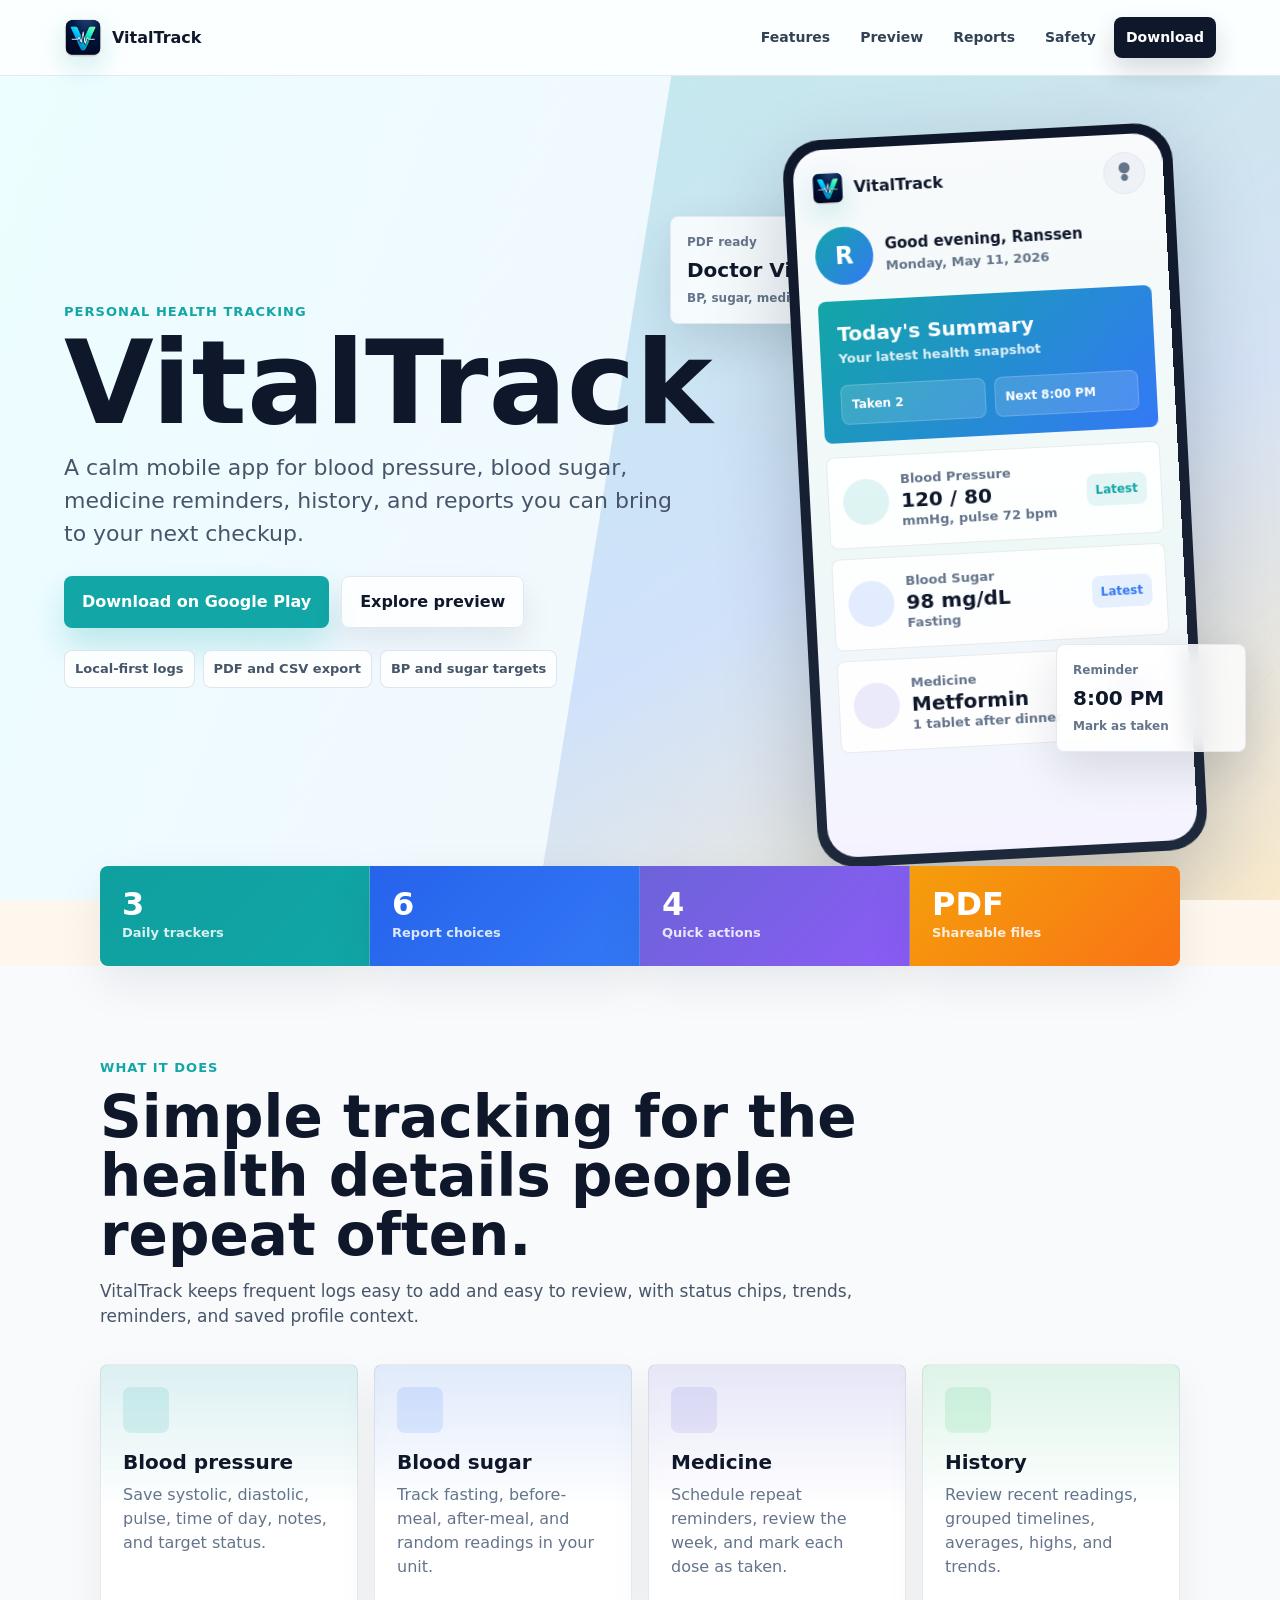
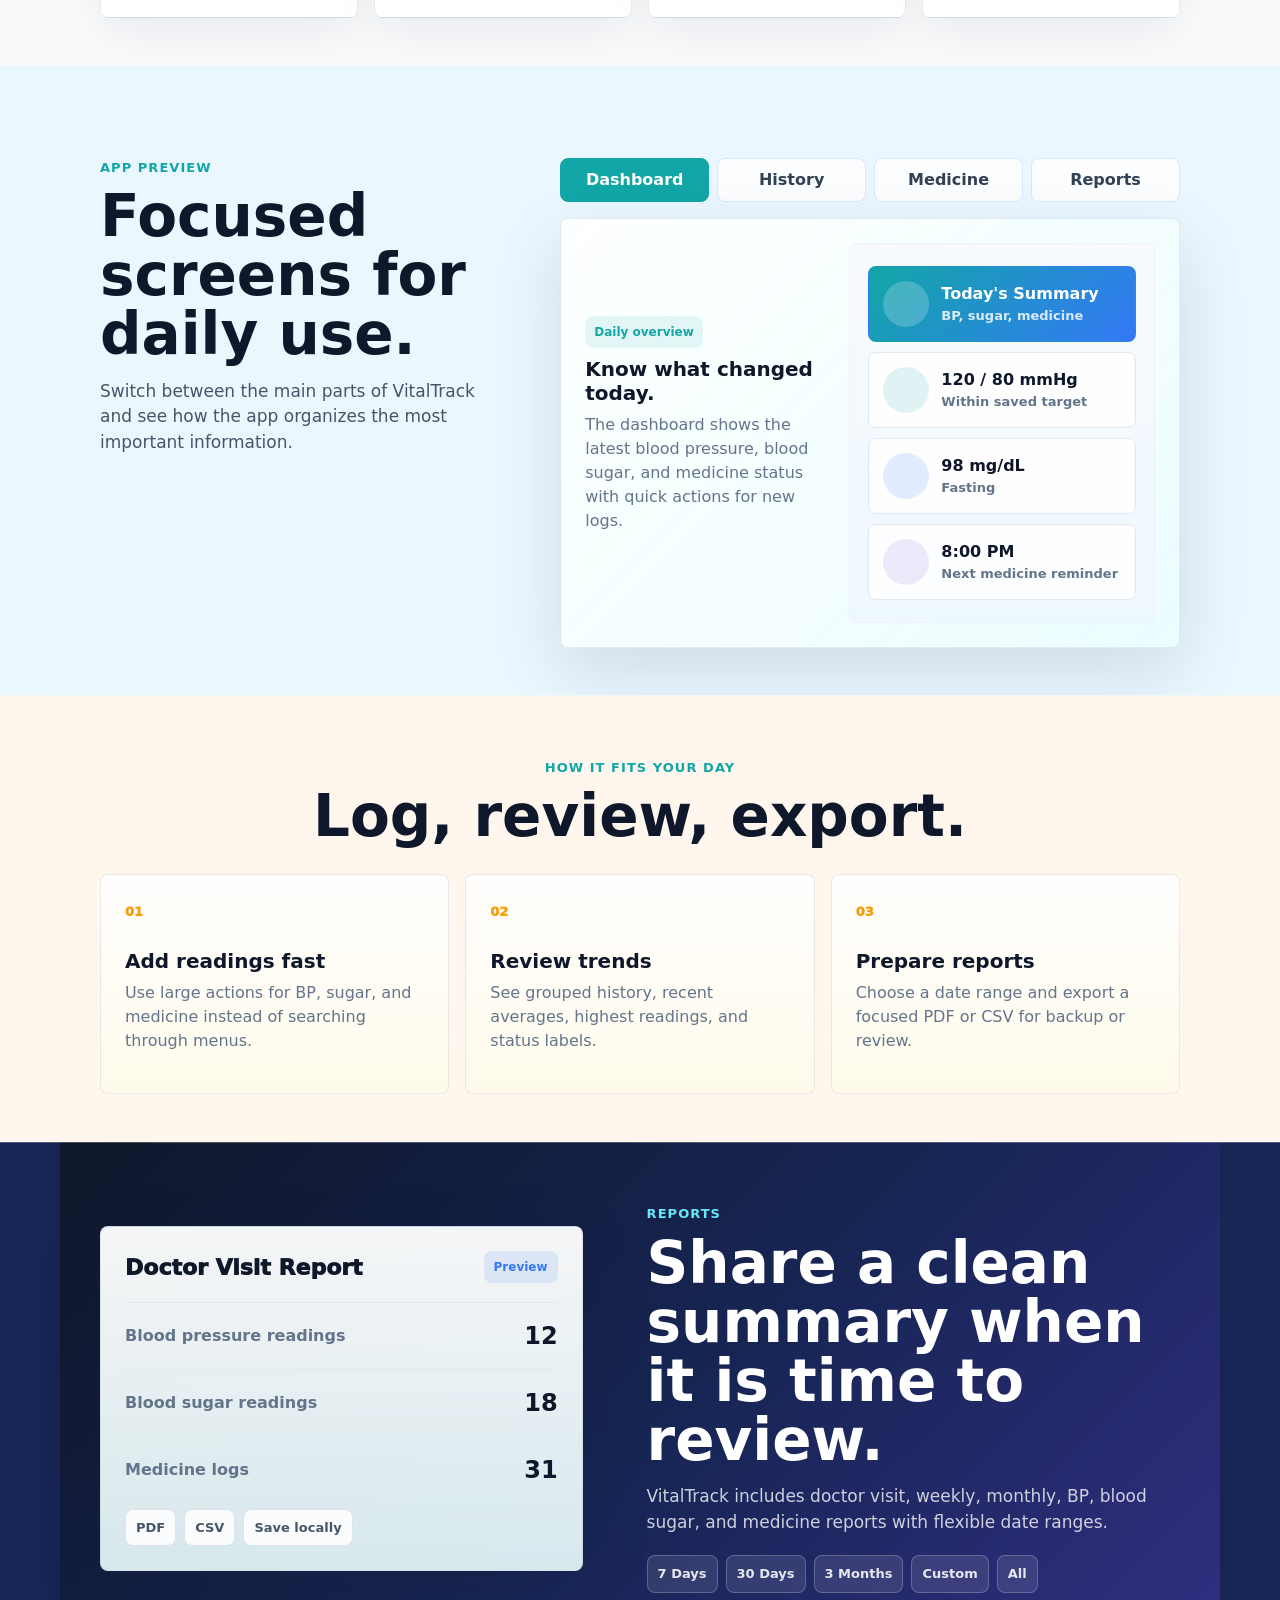
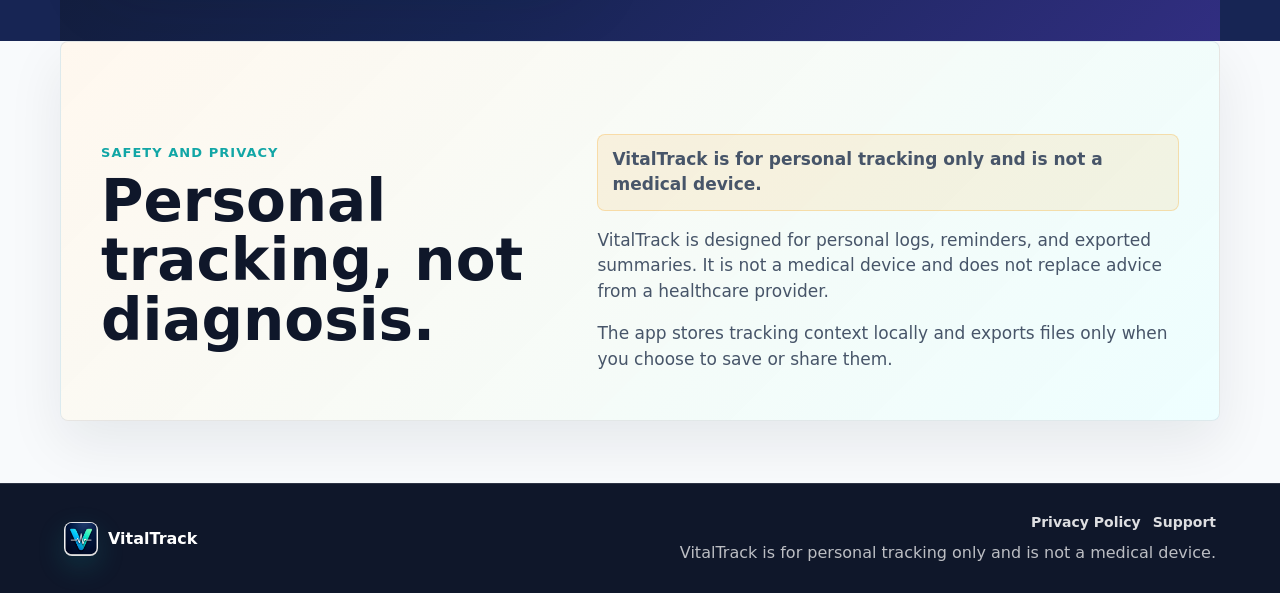
<file: index.html>
<!doctype html>
<html lang="en">
  <head>
    <meta charset="utf-8">
    <meta name="viewport" content="width=device-width, initial-scale=1">
    <meta
      name="description"
      content="VitalTrack helps people log blood pressure, blood sugar, medicine reminders, health history, and exportable reports."
    >
    <title>VitalTrack | Health Logs, Reminders, and Reports</title>
    <link rel="icon" href="assets/vitaltrack_logo.png">
    <link rel="stylesheet" href="styles.css">
  </head>
  <body>
    <header class="site-header">
      <a class="brand" href="#top" aria-label="VitalTrack home">
        <img src="assets/vitaltrack_logo.png" alt="" width="38" height="38">
        <span>VitalTrack</span>
      </a>

      <button class="nav-toggle" type="button" aria-expanded="false" aria-controls="site-nav">
        <span class="sr-only">Open navigation</span>
        <span></span>
        <span></span>
        <span></span>
      </button>

      <nav class="site-nav" id="site-nav" aria-label="Primary navigation">
        <a href="#features">Features</a>
        <a href="#preview">Preview</a>
        <a href="#reports">Reports</a>
        <a href="#safety">Safety</a>
        <a class="nav-cta" href="#download">Download</a>
      </nav>
    </header>

    <main id="top">
      <section class="hero" aria-labelledby="hero-title">
        <div class="hero-scene" aria-hidden="true">
          <div class="floating-panel report-float">
            <span>PDF ready</span>
            <strong>Doctor Visit</strong>
            <small>BP, sugar, medicine</small>
          </div>

          <div class="phone-shell">
            <div class="phone-screen">
              <div class="app-bar">
                <div class="app-brand">
                  <img src="assets/vitaltrack_logo.png" alt="" width="32" height="32">
                  <strong>VitalTrack</strong>
                </div>
                <span class="bell-dot"></span>
              </div>

              <div class="profile-row">
                <span class="avatar">R</span>
                <div>
                  <strong>Good evening, Ranssen</strong>
                  <small>Monday, May 11, 2026</small>
                </div>
              </div>

              <div class="summary-card">
                <div>
                  <span>Today's Summary</span>
                  <strong>Your latest health snapshot</strong>
                </div>
                <div class="summary-pills">
                  <b>Taken 2</b>
                  <b>Next 8:00 PM</b>
                </div>
              </div>

              <div class="reading-list">
                <div class="reading-item teal">
                  <span></span>
                  <div>
                    <small>Blood Pressure</small>
                    <strong>120 / 80</strong>
                    <em>mmHg, pulse 72 bpm</em>
                  </div>
                  <b>Latest</b>
                </div>
                <div class="reading-item blue">
                  <span></span>
                  <div>
                    <small>Blood Sugar</small>
                    <strong>98 mg/dL</strong>
                    <em>Fasting</em>
                  </div>
                  <b>Latest</b>
                </div>
                <div class="reading-item purple">
                  <span></span>
                  <div>
                    <small>Medicine</small>
                    <strong>Metformin</strong>
                    <em>1 tablet after dinner</em>
                  </div>
                  <b>Next</b>
                </div>
              </div>
            </div>
          </div>

          <div class="floating-panel medicine-float">
            <span>Reminder</span>
            <strong>8:00 PM</strong>
            <small>Mark as taken</small>
          </div>
        </div>

        <div class="hero-content">
          <p class="eyebrow">Personal health tracking</p>
          <h1 id="hero-title">VitalTrack</h1>
          <p class="hero-text">
            A calm mobile app for blood pressure, blood sugar, medicine reminders,
            history, and reports you can bring to your next checkup.
          </p>
          <div class="hero-actions" id="download">
            <a class="button primary" href="../build/app/outputs/flutter-apk/app-debug.apk">Download on Google Play</a>
            <a class="button secondary" href="#preview">Explore preview</a>
          </div>
          <div class="trust-row" aria-label="VitalTrack highlights">
            <span>Local-first logs</span>
            <span>PDF and CSV export</span>
            <span>BP and sugar targets</span>
          </div>
        </div>
      </section>

      <section class="stat-strip" aria-label="VitalTrack app highlights">
        <div>
          <strong data-count="3">0</strong>
          <span>Daily trackers</span>
        </div>
        <div>
          <strong data-count="6">0</strong>
          <span>Report choices</span>
        </div>
        <div>
          <strong data-count="4">0</strong>
          <span>Quick actions</span>
        </div>
        <div>
          <strong>PDF</strong>
          <span>Shareable files</span>
        </div>
      </section>

      <section class="section" id="features">
        <div class="section-heading">
          <p class="eyebrow">What it does</p>
          <h2>Simple tracking for the health details people repeat often.</h2>
          <p>
            VitalTrack keeps frequent logs easy to add and easy to review, with
            status chips, trends, reminders, and saved profile context.
          </p>
        </div>

        <div class="feature-grid">
          <article class="feature-card">
            <span class="feature-icon teal"></span>
            <h3>Blood pressure</h3>
            <p>Save systolic, diastolic, pulse, time of day, notes, and target status.</p>
          </article>
          <article class="feature-card">
            <span class="feature-icon blue"></span>
            <h3>Blood sugar</h3>
            <p>Track fasting, before-meal, after-meal, and random readings in your unit.</p>
          </article>
          <article class="feature-card">
            <span class="feature-icon purple"></span>
            <h3>Medicine</h3>
            <p>Schedule repeat reminders, review the week, and mark each dose as taken.</p>
          </article>
          <article class="feature-card">
            <span class="feature-icon green"></span>
            <h3>History</h3>
            <p>Review recent readings, grouped timelines, averages, highs, and trends.</p>
          </article>
        </div>
      </section>

      <section class="preview-section" id="preview">
        <div class="section-heading compact">
          <p class="eyebrow">App preview</p>
          <h2>Focused screens for daily use.</h2>
          <p>
            Switch between the main parts of VitalTrack and see how the app
            organizes the most important information.
          </p>
        </div>

        <div class="preview-grid">
          <div class="preview-tabs" role="tablist" aria-label="Preview screens">
            <button class="tab-button active" type="button" role="tab" aria-selected="true" data-preview="dashboard">
              Dashboard
            </button>
            <button class="tab-button" type="button" role="tab" aria-selected="false" data-preview="history">
              History
            </button>
            <button class="tab-button" type="button" role="tab" aria-selected="false" data-preview="medicine">
              Medicine
            </button>
            <button class="tab-button" type="button" role="tab" aria-selected="false" data-preview="reports">
              Reports
            </button>
          </div>

          <div class="preview-card" aria-live="polite">
            <div class="preview-copy">
              <span id="preview-kicker">Daily overview</span>
              <h3 id="preview-title">Know what changed today.</h3>
              <p id="preview-text">
                The dashboard shows the latest blood pressure, blood sugar, and
                medicine status with quick actions for new logs.
              </p>
            </div>
            <div class="mini-screen" id="preview-screen">
              <div class="mini-row strong">
                <span></span>
                <div>
                  <b>Today's Summary</b>
                  <small>BP, sugar, medicine</small>
                </div>
              </div>
              <div class="mini-row teal">
                <span></span>
                <div>
                  <b>120 / 80 mmHg</b>
                  <small>Within saved target</small>
                </div>
              </div>
              <div class="mini-row blue">
                <span></span>
                <div>
                  <b>98 mg/dL</b>
                  <small>Fasting</small>
                </div>
              </div>
              <div class="mini-row purple">
                <span></span>
                <div>
                  <b>8:00 PM</b>
                  <small>Next medicine reminder</small>
                </div>
              </div>
            </div>
          </div>
        </div>
      </section>

      <section class="workflow-section" aria-labelledby="workflow-title">
        <div class="section-heading centered">
          <p class="eyebrow">How it fits your day</p>
          <h2 id="workflow-title">Log, review, export.</h2>
        </div>

        <div class="workflow-grid">
          <article>
            <span>01</span>
            <h3>Add readings fast</h3>
            <p>Use large actions for BP, sugar, and medicine instead of searching through menus.</p>
          </article>
          <article>
            <span>02</span>
            <h3>Review trends</h3>
            <p>See grouped history, recent averages, highest readings, and status labels.</p>
          </article>
          <article>
            <span>03</span>
            <h3>Prepare reports</h3>
            <p>Choose a date range and export a focused PDF or CSV for backup or review.</p>
          </article>
        </div>
      </section>

      <section class="reports-section" id="reports">
        <div class="report-panel">
          <div class="report-topline">
            <span>Doctor Visit Report</span>
            <b>Preview</b>
          </div>
          <div class="report-line">
            <span>Blood pressure readings</span>
            <strong>12</strong>
          </div>
          <div class="report-line">
            <span>Blood sugar readings</span>
            <strong>18</strong>
          </div>
          <div class="report-line">
            <span>Medicine logs</span>
            <strong>31</strong>
          </div>
          <div class="report-actions">
            <span>PDF</span>
            <span>CSV</span>
            <span>Save locally</span>
          </div>
        </div>

        <div class="section-heading compact">
          <p class="eyebrow">Reports</p>
          <h2>Share a clean summary when it is time to review.</h2>
          <p>
            VitalTrack includes doctor visit, weekly, monthly, BP, blood sugar,
            and medicine reports with flexible date ranges.
          </p>
          <div class="range-row" aria-label="Available report ranges">
            <span>7 Days</span>
            <span>30 Days</span>
            <span>3 Months</span>
            <span>Custom</span>
            <span>All</span>
          </div>
        </div>
      </section>

      <section class="safety-section" id="safety">
        <div>
          <p class="eyebrow">Safety and privacy</p>
          <h2>Personal tracking, not diagnosis.</h2>
        </div>
        <div class="safety-copy">
          <p class="safety-note">
            VitalTrack is for personal tracking only and is not a medical device.
          </p>
          <p>
            VitalTrack is designed for personal logs, reminders, and exported
            summaries. It is not a medical device and does not replace advice
            from a healthcare provider.
          </p>
          <p>
            The app stores tracking context locally and exports files only when
            you choose to save or share them.
          </p>
        </div>
      </section>
    </main>

    <footer class="site-footer">
      <div class="brand">
        <img src="assets/vitaltrack_logo.png" alt="" width="34" height="34">
        <span>VitalTrack</span>
      </div>
      <div class="footer-content">
        <nav class="footer-links" aria-label="Footer navigation">
          <a href="privacy.html">Privacy Policy</a>
          <a href="support.html">Support</a>
        </nav>
        <p>VitalTrack is for personal tracking only and is not a medical device.</p>
      </div>
    </footer>

    <script src="script.js"></script>
  </body>
</html>
</file>
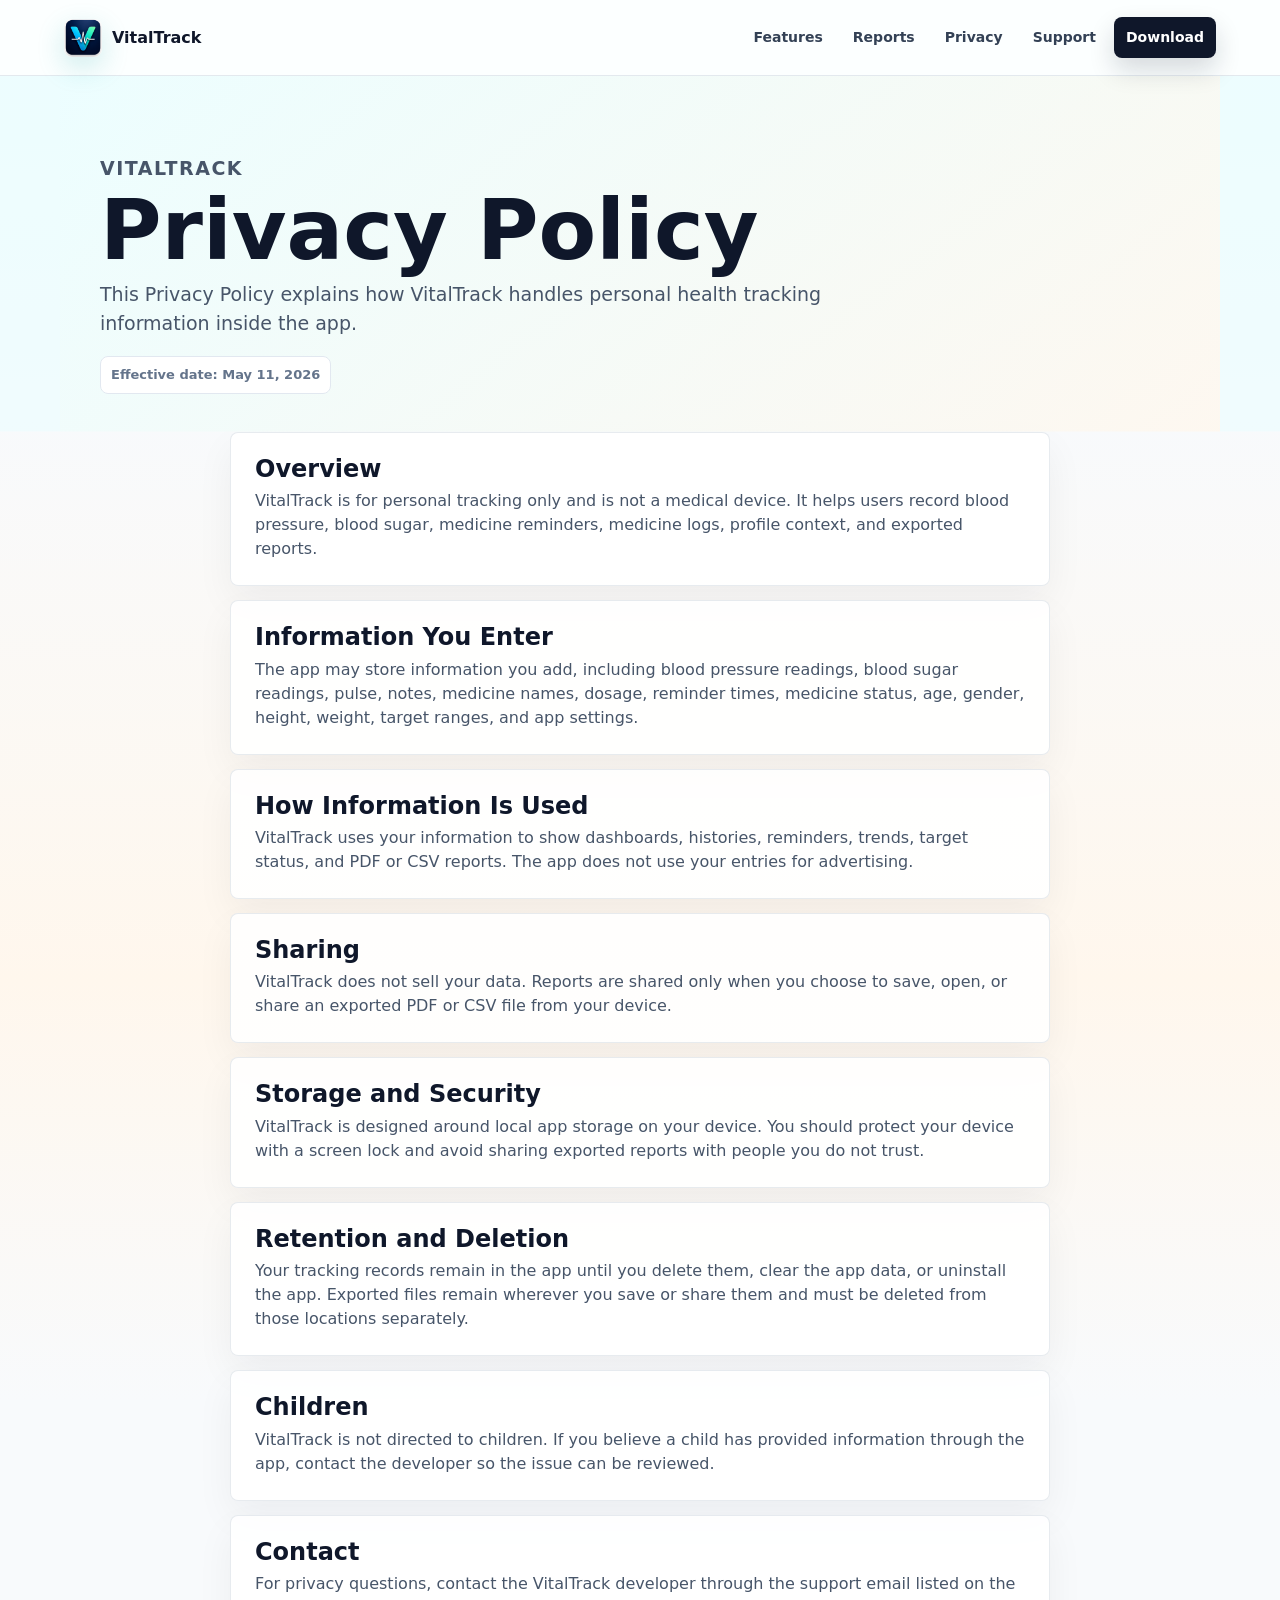
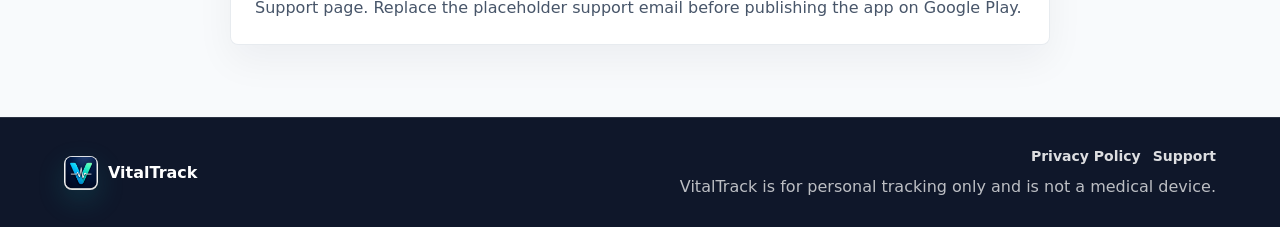
<file: privacy.html>
<!doctype html>
<html lang="en">
  <head>
    <meta charset="utf-8">
    <meta name="viewport" content="width=device-width, initial-scale=1">
    <meta
      name="description"
      content="Privacy Policy for VitalTrack, a personal health tracking app for blood pressure, blood sugar, medicine reminders, and reports."
    >
    <title>Privacy Policy | VitalTrack</title>
    <link rel="icon" href="assets/vitaltrack_logo.png">
    <link rel="stylesheet" href="styles.css">
  </head>
  <body>
    <header class="site-header">
      <a class="brand" href="index.html" aria-label="VitalTrack home">
        <img src="assets/vitaltrack_logo.png" alt="" width="38" height="38">
        <span>VitalTrack</span>
      </a>

      <button class="nav-toggle" type="button" aria-expanded="false" aria-controls="site-nav">
        <span class="sr-only">Open navigation</span>
        <span></span>
        <span></span>
        <span></span>
      </button>

      <nav class="site-nav" id="site-nav" aria-label="Primary navigation">
        <a href="index.html#features">Features</a>
        <a href="index.html#reports">Reports</a>
        <a href="privacy.html" aria-current="page">Privacy</a>
        <a href="support.html">Support</a>
        <a class="nav-cta" href="index.html#download">Download</a>
      </nav>
    </header>

    <main>
      <section class="page-hero">
        <p class="eyebrow">VitalTrack</p>
        <h1>Privacy Policy</h1>
        <p>
          This Privacy Policy explains how VitalTrack handles personal health
          tracking information inside the app.
        </p>
        <span>Effective date: May 11, 2026</span>
      </section>

      <section class="content-page">
        <article class="policy-section">
          <h2>Overview</h2>
          <p>
            VitalTrack is for personal tracking only and is not a medical device.
            It helps users record blood pressure, blood sugar, medicine reminders,
            medicine logs, profile context, and exported reports.
          </p>
        </article>

        <article class="policy-section">
          <h2>Information You Enter</h2>
          <p>
            The app may store information you add, including blood pressure
            readings, blood sugar readings, pulse, notes, medicine names, dosage,
            reminder times, medicine status, age, gender, height, weight, target
            ranges, and app settings.
          </p>
        </article>

        <article class="policy-section">
          <h2>How Information Is Used</h2>
          <p>
            VitalTrack uses your information to show dashboards, histories,
            reminders, trends, target status, and PDF or CSV reports. The app does
            not use your entries for advertising.
          </p>
        </article>

        <article class="policy-section">
          <h2>Sharing</h2>
          <p>
            VitalTrack does not sell your data. Reports are shared only when you
            choose to save, open, or share an exported PDF or CSV file from your
            device.
          </p>
        </article>

        <article class="policy-section">
          <h2>Storage and Security</h2>
          <p>
            VitalTrack is designed around local app storage on your device. You
            should protect your device with a screen lock and avoid sharing
            exported reports with people you do not trust.
          </p>
        </article>

        <article class="policy-section">
          <h2>Retention and Deletion</h2>
          <p>
            Your tracking records remain in the app until you delete them, clear
            the app data, or uninstall the app. Exported files remain wherever you
            save or share them and must be deleted from those locations separately.
          </p>
        </article>

        <article class="policy-section">
          <h2>Children</h2>
          <p>
            VitalTrack is not directed to children. If you believe a child has
            provided information through the app, contact the developer so the
            issue can be reviewed.
          </p>
        </article>

        <article class="policy-section">
          <h2>Contact</h2>
          <p>
            For privacy questions, contact the VitalTrack developer through the
            support email listed on the Support page. Replace the placeholder
            support email before publishing the app on Google Play.
          </p>
        </article>
      </section>
    </main>

    <footer class="site-footer">
      <div class="brand">
        <img src="assets/vitaltrack_logo.png" alt="" width="34" height="34">
        <span>VitalTrack</span>
      </div>
      <div class="footer-content">
        <nav class="footer-links" aria-label="Footer navigation">
          <a href="privacy.html">Privacy Policy</a>
          <a href="support.html">Support</a>
        </nav>
        <p>VitalTrack is for personal tracking only and is not a medical device.</p>
      </div>
    </footer>

    <script src="script.js"></script>
  </body>
</html>
</file>
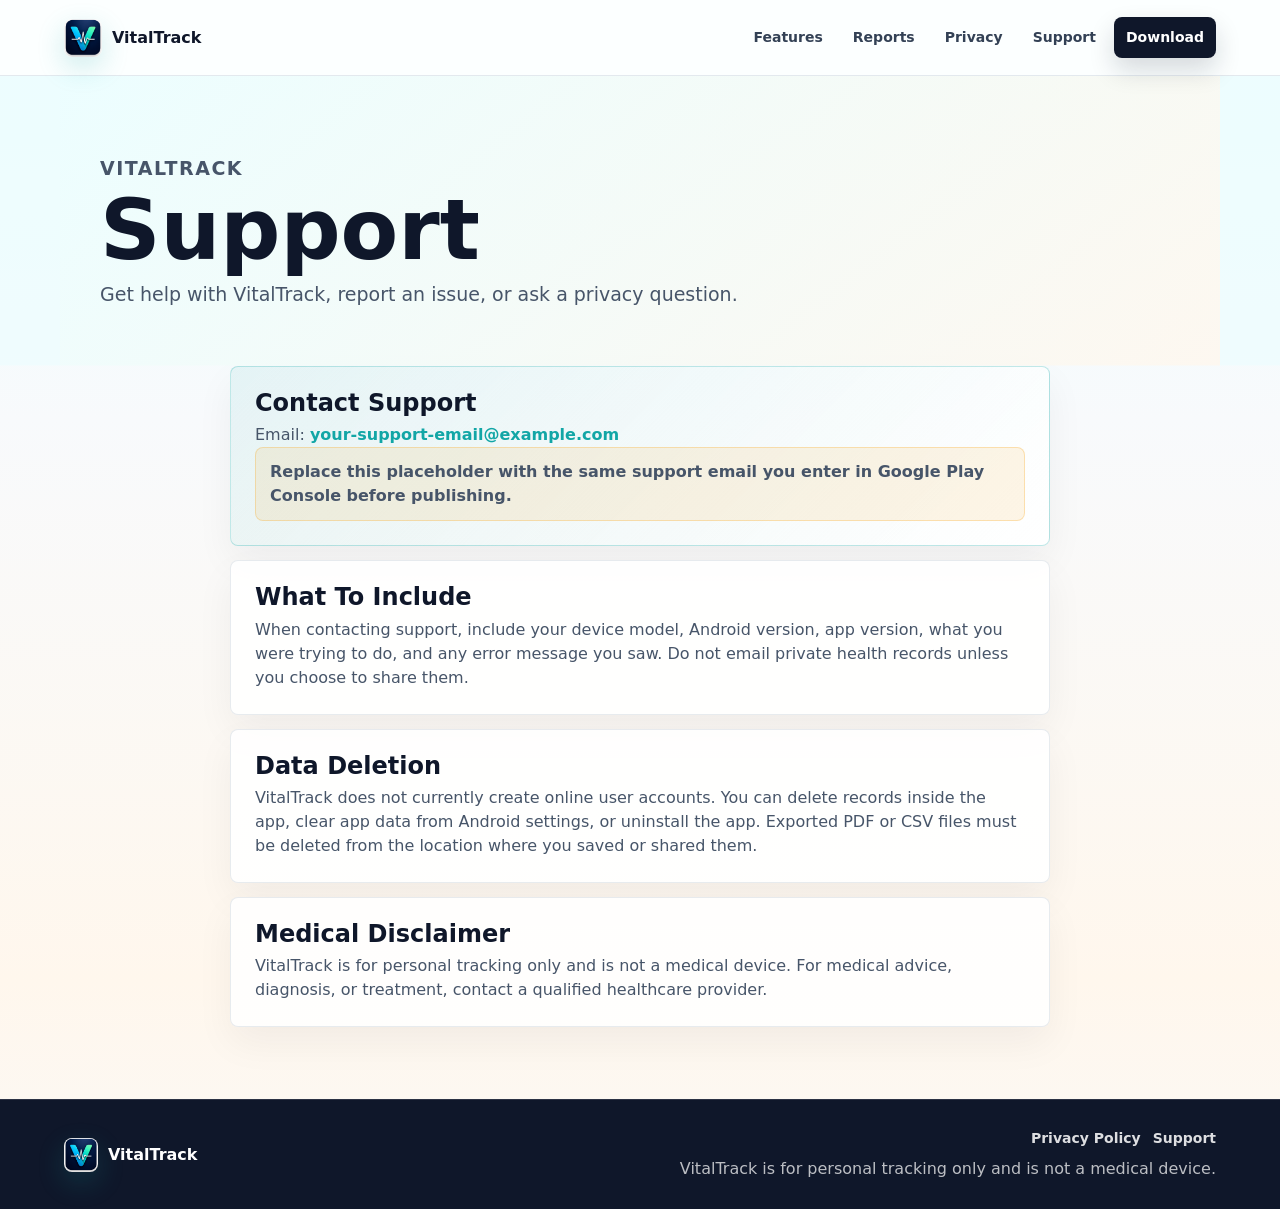
<file: support.html>
<!doctype html>
<html lang="en">
  <head>
    <meta charset="utf-8">
    <meta name="viewport" content="width=device-width, initial-scale=1">
    <meta
      name="description"
      content="Support page for VitalTrack app users."
    >
    <title>Support | VitalTrack</title>
    <link rel="icon" href="assets/vitaltrack_logo.png">
    <link rel="stylesheet" href="styles.css">
  </head>
  <body>
    <header class="site-header">
      <a class="brand" href="index.html" aria-label="VitalTrack home">
        <img src="assets/vitaltrack_logo.png" alt="" width="38" height="38">
        <span>VitalTrack</span>
      </a>

      <button class="nav-toggle" type="button" aria-expanded="false" aria-controls="site-nav">
        <span class="sr-only">Open navigation</span>
        <span></span>
        <span></span>
        <span></span>
      </button>

      <nav class="site-nav" id="site-nav" aria-label="Primary navigation">
        <a href="index.html#features">Features</a>
        <a href="index.html#reports">Reports</a>
        <a href="privacy.html">Privacy</a>
        <a href="support.html" aria-current="page">Support</a>
        <a class="nav-cta" href="index.html#download">Download</a>
      </nav>
    </header>

    <main>
      <section class="page-hero">
        <p class="eyebrow">VitalTrack</p>
        <h1>Support</h1>
        <p>
          Get help with VitalTrack, report an issue, or ask a privacy question.
        </p>
      </section>

      <section class="content-page">
        <article class="support-card">
          <h2>Contact Support</h2>
          <p>
            Email:
            <a href="mailto:your-support-email@example.com">your-support-email@example.com</a>
          </p>
          <p class="safety-note">
            Replace this placeholder with the same support email you enter in
            Google Play Console before publishing.
          </p>
        </article>

        <article class="policy-section">
          <h2>What To Include</h2>
          <p>
            When contacting support, include your device model, Android version,
            app version, what you were trying to do, and any error message you saw.
            Do not email private health records unless you choose to share them.
          </p>
        </article>

        <article class="policy-section">
          <h2>Data Deletion</h2>
          <p>
            VitalTrack does not currently create online user accounts. You can
            delete records inside the app, clear app data from Android settings,
            or uninstall the app. Exported PDF or CSV files must be deleted from
            the location where you saved or shared them.
          </p>
        </article>

        <article class="policy-section">
          <h2>Medical Disclaimer</h2>
          <p>
            VitalTrack is for personal tracking only and is not a medical device.
            For medical advice, diagnosis, or treatment, contact a qualified
            healthcare provider.
          </p>
        </article>
      </section>
    </main>

    <footer class="site-footer">
      <div class="brand">
        <img src="assets/vitaltrack_logo.png" alt="" width="34" height="34">
        <span>VitalTrack</span>
      </div>
      <div class="footer-content">
        <nav class="footer-links" aria-label="Footer navigation">
          <a href="privacy.html">Privacy Policy</a>
          <a href="support.html">Support</a>
        </nav>
        <p>VitalTrack is for personal tracking only and is not a medical device.</p>
      </div>
    </footer>

    <script src="script.js"></script>
  </body>
</html>
</file>
<file: styles.css>
:root {
  --teal: #12a6a6;
  --blue: #3478f6;
  --purple: #6c63d8;
  --green: #22c55e;
  --orange: #f59e0b;
  --red: #ef4444;
  --ink: #0f172a;
  --text: #334155;
  --muted: #64748b;
  --line: #e2e8f0;
  --soft-line: #edf2f7;
  --paper: #ffffff;
  --wash: #f8fafc;
  --warm: #fff7ed;
  --shadow: 0 24px 70px rgba(15, 23, 42, 0.12);
}

* {
  box-sizing: border-box;
}

html {
  scroll-behavior: smooth;
}

body {
  margin: 0;
  color: var(--ink);
  background:
    linear-gradient(180deg, #ecfeff 0, #f8fafc 420px, #fff7ed 980px, #f8fafc 1400px),
    var(--wash);
  font-family:
    Inter, ui-sans-serif, system-ui, -apple-system, BlinkMacSystemFont,
    "Segoe UI", sans-serif;
  line-height: 1.5;
}

img {
  display: block;
  max-width: 100%;
}

a {
  color: inherit;
  text-decoration: none;
}

button {
  font: inherit;
}

.sr-only {
  position: absolute;
  width: 1px;
  height: 1px;
  padding: 0;
  overflow: hidden;
  clip: rect(0, 0, 0, 0);
  white-space: nowrap;
  border: 0;
}

.site-header {
  position: sticky;
  top: 0;
  z-index: 50;
  display: flex;
  min-height: 76px;
  align-items: center;
  justify-content: space-between;
  padding: 16px clamp(18px, 5vw, 72px);
  border-bottom: 1px solid rgba(148, 163, 184, 0.24);
  background: rgba(255, 255, 255, 0.82);
  backdrop-filter: blur(18px);
}

.brand,
.site-nav,
.hero-actions,
.trust-row,
.app-brand,
.profile-row,
.summary-pills,
.reading-item,
.report-topline,
.report-line,
.report-actions,
.range-row,
.safety-section,
.site-footer {
  display: flex;
  align-items: center;
}

.brand {
  gap: 10px;
  font-weight: 900;
}

.brand img,
.app-brand img {
  border-radius: 8px;
  box-shadow: 0 10px 28px rgba(18, 166, 166, 0.2);
}

.site-nav {
  gap: 6px;
}

.site-nav a {
  padding: 10px 12px;
  border-radius: 8px;
  color: var(--text);
  font-size: 14px;
  font-weight: 850;
}

.site-nav a:hover,
.site-nav a:focus-visible {
  color: var(--teal);
  background: rgba(18, 166, 166, 0.08);
  outline: none;
}

.site-nav .nav-cta {
  color: #fff;
  background: var(--ink);
  box-shadow: 0 12px 26px rgba(15, 23, 42, 0.16);
}

.site-nav .nav-cta:hover,
.site-nav .nav-cta:focus-visible {
  color: #fff;
  background: #1e293b;
}

.nav-toggle {
  display: none;
  width: 44px;
  height: 44px;
  align-items: center;
  justify-content: center;
  flex-direction: column;
  gap: 5px;
  border: 1px solid var(--line);
  border-radius: 8px;
  background: var(--paper);
}

.nav-toggle span:not(.sr-only) {
  width: 18px;
  height: 2px;
  border-radius: 2px;
  background: var(--ink);
}

.hero {
  position: relative;
  display: grid;
  min-height: calc(100svh - 76px);
  overflow: hidden;
  padding: clamp(52px, 7vw, 92px) clamp(18px, 5vw, 72px) 76px;
  background:
    linear-gradient(110deg, rgba(236, 254, 255, 0.98) 0%, rgba(240, 249, 255, 0.94) 38%, rgba(255, 247, 237, 0.74) 100%),
    repeating-linear-gradient(135deg, rgba(18, 166, 166, 0.08) 0 1px, transparent 1px 24px),
    #ecfeff;
}

.hero::before {
  position: absolute;
  inset: 0 0 0 auto;
  width: min(58vw, 760px);
  content: "";
  background:
    linear-gradient(155deg, rgba(18, 166, 166, 0.2), rgba(52, 120, 246, 0.18) 54%, rgba(245, 158, 11, 0.16));
  clip-path: polygon(18% 0, 100% 0, 100% 100%, 0 100%);
}

.hero-content {
  position: relative;
  z-index: 2;
  width: min(690px, 100%);
  align-self: center;
}

.eyebrow {
  margin: 0 0 10px;
  color: var(--teal);
  font-size: 13px;
  font-weight: 900;
  letter-spacing: 0.08em;
  text-transform: uppercase;
}

h1,
h2,
h3,
p {
  margin-top: 0;
}

h1 {
  margin-bottom: 16px;
  font-size: clamp(58px, 10vw, 116px);
  line-height: 0.9;
  letter-spacing: 0;
}

h2 {
  margin-bottom: 14px;
  font-size: clamp(32px, 5vw, 58px);
  line-height: 1.02;
  letter-spacing: 0;
}

h3 {
  margin-bottom: 8px;
  font-size: 20px;
  line-height: 1.18;
  letter-spacing: 0;
}

.hero-text {
  width: min(620px, 100%);
  color: #475569;
  font-size: clamp(18px, 2vw, 22px);
}

.hero-actions {
  flex-wrap: wrap;
  gap: 12px;
  margin-top: 26px;
}

.button {
  display: inline-flex;
  min-height: 52px;
  align-items: center;
  justify-content: center;
  padding: 0 18px;
  border-radius: 8px;
  font-weight: 900;
  transition: transform 160ms ease, box-shadow 160ms ease, background 160ms ease;
}

.button:hover,
.button:focus-visible {
  transform: translateY(-1px);
  outline: none;
}

.button.primary {
  color: #fff;
  background: var(--teal);
  box-shadow: 0 18px 34px rgba(18, 166, 166, 0.24);
}

.button.primary:hover,
.button.primary:focus-visible {
  background: #0f8f8f;
}

.button.secondary {
  border: 1px solid var(--line);
  color: var(--ink);
  background: rgba(255, 255, 255, 0.82);
  box-shadow: 0 14px 30px rgba(15, 23, 42, 0.08);
}

.trust-row {
  flex-wrap: wrap;
  gap: 8px;
  margin-top: 22px;
}

.trust-row span,
.report-actions span,
.range-row span {
  padding: 8px 10px;
  border: 1px solid rgba(148, 163, 184, 0.28);
  border-radius: 8px;
  color: #475569;
  background: rgba(255, 255, 255, 0.86);
  font-size: 13px;
  font-weight: 850;
}

.hero-scene {
  position: absolute;
  inset: 0 0 0 auto;
  width: min(700px, 56vw);
  z-index: 1;
  pointer-events: none;
}

.phone-shell {
  position: absolute;
  right: clamp(24px, 7vw, 90px);
  top: 50%;
  width: min(390px, 34vw);
  min-width: 320px;
  transform: translateY(-49%) rotate(-3deg);
  padding: 10px;
  border-radius: 38px;
  background: linear-gradient(180deg, #0f172a, #1e293b);
  box-shadow: 0 32px 86px rgba(15, 23, 42, 0.22);
}

.phone-screen {
  min-height: 708px;
  padding: 18px;
  border-radius: 30px;
  background:
    linear-gradient(180deg, #f8fafc, #eef8f7 58%, #f5f3ff);
}

.app-bar {
  display: flex;
  align-items: center;
  justify-content: space-between;
  margin-bottom: 18px;
}

.app-brand {
  gap: 10px;
}

.bell-dot {
  width: 42px;
  height: 42px;
  border: 1px solid var(--line);
  border-radius: 50%;
  background:
    radial-gradient(circle at 50% 37%, #64748b 0 5px, transparent 6px),
    radial-gradient(circle at 50% 61%, #64748b 0 3px, transparent 4px),
    #eef2f7;
}

.profile-row {
  gap: 12px;
  margin-bottom: 16px;
}

.avatar {
  display: grid;
  width: 58px;
  height: 58px;
  place-items: center;
  border-radius: 50%;
  color: #fff;
  background: linear-gradient(135deg, var(--teal), var(--blue));
  font-size: 24px;
  font-weight: 900;
}

.profile-row strong,
.profile-row small,
.summary-card span,
.summary-card strong,
.reading-item small,
.reading-item strong,
.reading-item em {
  display: block;
}

.profile-row strong {
  font-size: 15px;
}

.profile-row small,
.reading-item small,
.reading-item em {
  color: var(--muted);
  font-size: 13px;
  font-style: normal;
  font-weight: 700;
}

.summary-card {
  margin-bottom: 14px;
  padding: 18px;
  border-radius: 8px;
  color: #fff;
  background: linear-gradient(135deg, var(--teal), var(--blue));
}

.summary-card span {
  font-size: 20px;
  font-weight: 900;
}

.summary-card strong {
  color: rgba(255, 255, 255, 0.86);
  font-size: 13px;
}

.summary-pills {
  gap: 9px;
  margin-top: 16px;
}

.summary-pills b {
  flex: 1;
  padding: 10px;
  border: 1px solid rgba(255, 255, 255, 0.18);
  border-radius: 8px;
  background: rgba(255, 255, 255, 0.14);
  color: #fff;
  font-size: 12px;
}

.reading-list {
  display: grid;
  gap: 10px;
}

.reading-item {
  gap: 12px;
  min-height: 92px;
  padding: 14px;
  border: 1px solid rgba(148, 163, 184, 0.22);
  border-radius: 8px;
  background: rgba(255, 255, 255, 0.88);
}

.reading-item > span,
.feature-icon,
.mini-row > span {
  display: block;
  flex: 0 0 auto;
  width: 46px;
  height: 46px;
  border-radius: 50%;
}

.reading-item div {
  min-width: 0;
  flex: 1;
}

.reading-item strong {
  font-size: 20px;
  line-height: 1.1;
}

.reading-item b {
  padding: 7px 9px;
  border-radius: 8px;
  font-size: 12px;
}

.teal > span,
.feature-icon.teal,
.mini-row.teal > span {
  background: rgba(18, 166, 166, 0.13);
}

.blue > span,
.feature-icon.blue,
.mini-row.blue > span {
  background: rgba(52, 120, 246, 0.13);
}

.purple > span,
.feature-icon.purple,
.mini-row.purple > span {
  background: rgba(108, 99, 216, 0.13);
}

.feature-icon.green {
  background: rgba(34, 197, 94, 0.13);
}

.reading-item.teal b {
  color: var(--teal);
  background: rgba(18, 166, 166, 0.11);
}

.reading-item.blue b {
  color: var(--blue);
  background: rgba(52, 120, 246, 0.11);
}

.reading-item.purple b {
  color: var(--purple);
  background: rgba(108, 99, 216, 0.11);
}

.floating-panel {
  position: absolute;
  width: 190px;
  padding: 16px;
  border: 1px solid rgba(226, 232, 240, 0.92);
  border-radius: 8px;
  background: rgba(255, 255, 255, 0.82);
  box-shadow: 0 18px 46px rgba(15, 23, 42, 0.12);
  backdrop-filter: blur(12px);
}

.floating-panel span,
.floating-panel small {
  display: block;
  color: var(--muted);
  font-size: 12px;
  font-weight: 850;
}

.floating-panel strong {
  display: block;
  margin: 4px 0;
  font-size: 20px;
}

.report-float {
  top: 17%;
  right: 420px;
}

.medicine-float {
  right: 34px;
  bottom: 18%;
}

.stat-strip {
  display: grid;
  grid-template-columns: repeat(4, 1fr);
  max-width: 1160px;
  margin: -34px auto 0;
  padding: 0 clamp(18px, 5vw, 40px);
  position: relative;
  z-index: 3;
}

.stat-strip div {
  padding: 22px;
  border-right: 1px solid rgba(255, 255, 255, 0.24);
  background: var(--paper);
  box-shadow: 0 16px 46px rgba(15, 23, 42, 0.08);
}

.stat-strip div:nth-child(1) {
  background: linear-gradient(135deg, #0f9f9f, #12a6a6);
}

.stat-strip div:nth-child(2) {
  background: linear-gradient(135deg, #2563eb, #3478f6);
}

.stat-strip div:nth-child(3) {
  background: linear-gradient(135deg, #6c63d8, #8b5cf6);
}

.stat-strip div:nth-child(4) {
  background: linear-gradient(135deg, #f59e0b, #f97316);
}

.stat-strip div:first-child {
  border-radius: 8px 0 0 8px;
}

.stat-strip div:last-child {
  border-right: 0;
  border-radius: 0 8px 8px 0;
}

.stat-strip strong {
  display: block;
  color: #fff;
  font-size: 32px;
  line-height: 1;
}

.stat-strip span {
  color: rgba(255, 255, 255, 0.84);
  font-size: 13px;
  font-weight: 850;
}

.section,
.preview-section,
.workflow-section,
.reports-section,
.safety-section {
  max-width: 1160px;
  margin: 0 auto;
  padding: 92px clamp(18px, 5vw, 40px) 48px;
}

.section,
.preview-section,
.workflow-section,
.reports-section {
  clip-path: inset(0 -100vmax);
}

.section {
  background: #f8fafc;
  box-shadow: 0 0 0 100vmax #f8fafc;
}

.section-heading {
  max-width: 760px;
}

.section-heading.centered {
  margin-inline: auto;
  text-align: center;
}

.section-heading.compact {
  max-width: 600px;
}

.section-heading p:not(.eyebrow),
.safety-copy p {
  color: #475569;
  font-size: 17px;
}

.page-hero {
  max-width: 1160px;
  margin: 0 auto;
  padding: 78px clamp(18px, 5vw, 40px) 38px;
  background:
    linear-gradient(135deg, rgba(236, 254, 255, 0.9), rgba(255, 247, 237, 0.8));
  box-shadow: 0 0 0 100vmax rgba(236, 254, 255, 0.64);
  clip-path: inset(0 -100vmax);
}

.page-hero h1 {
  max-width: 840px;
  margin-bottom: 12px;
  font-size: clamp(44px, 8vw, 84px);
}

.page-hero p {
  max-width: 760px;
  color: #475569;
  font-size: 19px;
}

.page-hero span {
  display: inline-flex;
  padding: 8px 10px;
  border: 1px solid var(--line);
  border-radius: 8px;
  color: var(--muted);
  background: #fff;
  font-size: 13px;
  font-weight: 850;
}

.content-page {
  display: grid;
  gap: 14px;
  max-width: 900px;
  margin: 0 auto 72px;
  padding: 0 clamp(18px, 5vw, 40px);
}

.policy-section,
.support-card {
  padding: 24px;
  border: 1px solid rgba(148, 163, 184, 0.22);
  border-radius: 8px;
  background: rgba(255, 255, 255, 0.88);
  box-shadow: 0 16px 38px rgba(15, 23, 42, 0.05);
}

.policy-section h2,
.support-card h2 {
  margin-bottom: 8px;
  font-size: 24px;
}

.policy-section p,
.support-card p {
  margin-bottom: 0;
  color: #475569;
}

.support-card {
  border-color: rgba(18, 166, 166, 0.26);
  background: linear-gradient(135deg, rgba(18, 166, 166, 0.08), #fff);
}

.support-card a {
  color: var(--teal);
  font-weight: 900;
  overflow-wrap: anywhere;
}

.feature-grid {
  display: grid;
  grid-template-columns: repeat(4, 1fr);
  gap: 16px;
  margin-top: 34px;
}

.feature-card,
.preview-card,
.workflow-grid article,
.report-panel,
.safety-section {
  border: 1px solid rgba(148, 163, 184, 0.22);
  border-radius: 8px;
  background: var(--paper);
}

.feature-card {
  min-height: 235px;
  padding: 22px;
  box-shadow: 0 16px 40px rgba(15, 23, 42, 0.06);
  transition: transform 180ms ease, box-shadow 180ms ease;
}

.feature-card:nth-child(1) {
  background: linear-gradient(180deg, rgba(18, 166, 166, 0.12), #fff 58%);
}

.feature-card:nth-child(2) {
  background: linear-gradient(180deg, rgba(52, 120, 246, 0.12), #fff 58%);
}

.feature-card:nth-child(3) {
  background: linear-gradient(180deg, rgba(108, 99, 216, 0.13), #fff 58%);
}

.feature-card:nth-child(4) {
  background: linear-gradient(180deg, rgba(34, 197, 94, 0.12), #fff 58%);
}

.feature-card:hover {
  transform: translateY(-3px);
  box-shadow: 0 22px 52px rgba(15, 23, 42, 0.1);
}

.feature-icon {
  margin-bottom: 18px;
  border-radius: 8px;
}

.feature-card p,
.workflow-grid p,
.site-footer p {
  color: var(--muted);
}

.preview-section {
  display: grid;
  grid-template-columns: minmax(260px, 0.78fr) minmax(0, 1.22fr);
  gap: clamp(28px, 5vw, 64px);
  align-items: start;
  background: #eaf7ff;
  box-shadow: 0 0 0 100vmax #eaf7ff;
}

.preview-grid {
  display: grid;
  gap: 16px;
}

.preview-tabs {
  display: grid;
  grid-template-columns: repeat(4, 1fr);
  gap: 8px;
}

.tab-button {
  min-height: 44px;
  border: 1px solid rgba(52, 120, 246, 0.16);
  border-radius: 8px;
  color: var(--text);
  background: rgba(255, 255, 255, 0.78);
  font-weight: 900;
  cursor: pointer;
}

.tab-button.active,
.tab-button:focus-visible {
  color: #fff;
  border-color: var(--teal);
  background: var(--teal);
  outline: none;
}

.preview-card {
  display: grid;
  grid-template-columns: minmax(0, 0.88fr) minmax(280px, 1.12fr);
  gap: 24px;
  min-height: 430px;
  padding: 24px;
  background:
    linear-gradient(135deg, rgba(255, 255, 255, 0.92), rgba(236, 254, 255, 0.86));
  box-shadow: var(--shadow);
}

.preview-copy {
  align-self: center;
}

.preview-copy span {
  display: inline-flex;
  margin-bottom: 10px;
  padding: 7px 9px;
  border-radius: 8px;
  color: var(--teal);
  background: rgba(18, 166, 166, 0.1);
  font-size: 12px;
  font-weight: 900;
}

.preview-copy p {
  color: var(--muted);
}

.mini-screen {
  display: grid;
  align-content: center;
  gap: 10px;
  padding: 18px;
  border: 1px solid var(--soft-line);
  border-radius: 8px;
  background:
    linear-gradient(180deg, #f8fafc, #eef8ff);
}

.mini-row {
  display: flex;
  align-items: center;
  gap: 12px;
  padding: 14px;
  border: 1px solid var(--line);
  border-radius: 8px;
  background: rgba(255, 255, 255, 0.9);
}

.mini-row.strong {
  color: #fff;
  border-color: transparent;
  background: linear-gradient(135deg, var(--teal), var(--blue));
}

.mini-row.strong > span {
  background: rgba(255, 255, 255, 0.2);
}

.mini-row b,
.mini-row small {
  display: block;
}

.mini-row small {
  color: var(--muted);
  font-size: 13px;
  font-weight: 750;
}

.mini-row.strong small {
  color: rgba(255, 255, 255, 0.82);
}

.workflow-section {
  padding-top: 62px;
  background: #fff7ed;
  box-shadow: 0 0 0 100vmax #fff7ed;
}

.workflow-grid {
  display: grid;
  grid-template-columns: repeat(3, 1fr);
  gap: 16px;
  margin-top: 28px;
}

.workflow-grid article {
  padding: 24px;
  background: linear-gradient(180deg, rgba(255, 255, 255, 0.88), rgba(255, 251, 235, 0.78));
}

.workflow-grid span {
  display: inline-flex;
  margin-bottom: 28px;
  color: var(--orange);
  font-size: 13px;
  font-weight: 950;
}

.reports-section {
  display: grid;
  grid-template-columns: minmax(280px, 0.95fr) minmax(0, 1.05fr);
  gap: clamp(28px, 5vw, 64px);
  align-items: center;
  padding-top: 62px;
  color: #fff;
  background:
    linear-gradient(135deg, #0f172a, #172554 54%, #312e81);
  box-shadow: 0 0 0 100vmax #172554;
}

.reports-section .eyebrow {
  color: #67e8f9;
}

.reports-section .section-heading p:not(.eyebrow) {
  color: rgba(255, 255, 255, 0.78);
}

.report-panel {
  padding: 24px;
  box-shadow: var(--shadow);
  color: var(--ink);
  background:
    linear-gradient(180deg, rgba(255, 255, 255, 0.96), rgba(236, 254, 255, 0.9));
}

.report-topline {
  justify-content: space-between;
  margin-bottom: 18px;
}

.report-topline span {
  font-size: 22px;
  font-weight: 950;
}

.report-topline b {
  padding: 7px 10px;
  border-radius: 8px;
  color: var(--blue);
  background: rgba(52, 120, 246, 0.12);
  font-size: 12px;
}

.report-line {
  justify-content: space-between;
  padding: 15px 0;
  border-top: 1px solid var(--line);
}

.report-line span {
  color: var(--muted);
  font-weight: 850;
}

.report-line strong {
  font-size: 24px;
}

.report-actions,
.range-row {
  flex-wrap: wrap;
  gap: 8px;
}

.report-actions {
  margin-top: 6px;
}

.range-row {
  margin-top: 20px;
}

.reports-section .range-row span {
  color: rgba(255, 255, 255, 0.88);
  border-color: rgba(255, 255, 255, 0.22);
  background: rgba(255, 255, 255, 0.1);
}

.safety-section {
  justify-content: space-between;
  gap: 34px;
  margin-bottom: 62px;
  background:
    linear-gradient(135deg, rgba(255, 247, 237, 0.9), rgba(236, 254, 255, 0.86));
  box-shadow: 0 22px 55px rgba(15, 23, 42, 0.08);
}

.safety-section > div:first-child {
  min-width: min(360px, 100%);
}

.safety-copy {
  max-width: 640px;
}

.safety-note {
  padding: 12px 14px;
  border: 1px solid rgba(245, 158, 11, 0.26);
  border-radius: 8px;
  color: #9a5a00;
  background: rgba(245, 158, 11, 0.1);
  font-weight: 850;
}

.safety-copy p:last-child {
  margin-bottom: 0;
}

.site-footer {
  justify-content: space-between;
  gap: 20px;
  padding: 28px clamp(18px, 5vw, 72px);
  border-top: 1px solid rgba(255, 255, 255, 0.12);
  color: #fff;
  background: #0f172a;
}

.site-footer p {
  color: rgba(255, 255, 255, 0.72);
  margin-bottom: 0;
  text-align: right;
}

.footer-content {
  display: grid;
  justify-items: end;
  gap: 8px;
}

.footer-links {
  display: flex;
  flex-wrap: wrap;
  justify-content: flex-end;
  gap: 12px;
}

.footer-links a {
  color: rgba(255, 255, 255, 0.86);
  font-size: 14px;
  font-weight: 900;
}

.footer-links a:hover,
.footer-links a:focus-visible {
  color: var(--teal);
  outline: none;
}

@media (max-width: 1100px) {
  .hero {
    min-height: auto;
    padding-bottom: 520px;
  }

  .hero-scene {
    inset: auto 0 30px 0;
    width: 100%;
    height: 500px;
  }

  .phone-shell {
    right: 50%;
    width: 340px;
    min-width: 0;
    transform: translateX(50%) rotate(-2deg);
    top: 20px;
  }

  .phone-screen {
    min-height: 620px;
  }

  .report-float {
    top: 70px;
    right: calc(50% + 136px);
  }

  .medicine-float {
    right: calc(50% - 310px);
    bottom: 74px;
  }

  .preview-section,
  .reports-section {
    grid-template-columns: 1fr;
  }

  .section-heading.compact {
    max-width: 760px;
  }
}

@media (max-width: 900px) {
  .feature-grid,
  .workflow-grid {
    grid-template-columns: repeat(2, 1fr);
  }

  .preview-card {
    grid-template-columns: 1fr;
  }

  .stat-strip {
    grid-template-columns: repeat(2, 1fr);
    margin-top: 24px;
  }

  .stat-strip div,
  .stat-strip div:first-child,
  .stat-strip div:last-child {
    border-radius: 0;
  }

  .stat-strip div:nth-child(1) {
    border-radius: 8px 0 0 0;
  }

  .stat-strip div:nth-child(2) {
    border-right: 0;
    border-radius: 0 8px 0 0;
  }

  .stat-strip div:nth-child(3) {
    border-top: 1px solid var(--line);
    border-radius: 0 0 0 8px;
  }

  .stat-strip div:nth-child(4) {
    border-top: 1px solid var(--line);
    border-right: 0;
    border-radius: 0 0 8px 0;
  }
}

@media (max-width: 740px) {
  .site-header {
    min-height: 68px;
  }

  .nav-toggle {
    display: inline-flex;
  }

  .site-nav {
    position: absolute;
    top: calc(100% + 8px);
    right: 18px;
    left: 18px;
    display: none;
    flex-direction: column;
    align-items: stretch;
    padding: 10px;
    border: 1px solid var(--line);
    border-radius: 8px;
    background: var(--paper);
    box-shadow: 0 18px 44px rgba(15, 23, 42, 0.12);
  }

  .site-header.nav-open .site-nav {
    display: flex;
  }

  .hero {
    padding-top: 38px;
    padding-bottom: 445px;
  }

  .hero-actions .button {
    width: 100%;
  }

  .hero-scene {
    height: 420px;
  }

  .phone-shell {
    width: min(320px, calc(100vw - 42px));
    top: 8px;
  }

  .phone-screen {
    min-height: 560px;
    padding: 14px;
  }

  .floating-panel {
    display: none;
  }

  .reading-item {
    min-height: 82px;
    align-items: flex-start;
  }

  .reading-item > span,
  .mini-row > span {
    width: 40px;
    height: 40px;
  }

  .reading-item strong {
    font-size: 17px;
  }

  .feature-grid,
  .workflow-grid,
  .stat-strip,
  .preview-tabs {
    grid-template-columns: 1fr;
  }

  .stat-strip div,
  .stat-strip div:nth-child(n) {
    border-right: 0;
    border-top: 1px solid var(--line);
    border-radius: 0;
  }

  .stat-strip div:first-child {
    border-top: 0;
    border-radius: 8px 8px 0 0;
  }

  .stat-strip div:last-child {
    border-radius: 0 0 8px 8px;
  }

  .section,
  .preview-section,
  .workflow-section,
  .reports-section,
  .safety-section {
    padding-top: 68px;
  }

  .safety-section,
  .site-footer {
    display: block;
  }

  .site-footer p {
    margin-top: 12px;
    text-align: left;
  }

  .footer-content {
    justify-items: start;
    margin-top: 12px;
  }

  .footer-links {
    justify-content: flex-start;
  }
}

@media (max-width: 420px) {
  h1 {
    font-size: 54px;
  }

  .summary-pills {
    display: grid;
  }

  .profile-row strong {
    font-size: 14px;
  }
}
</file>
